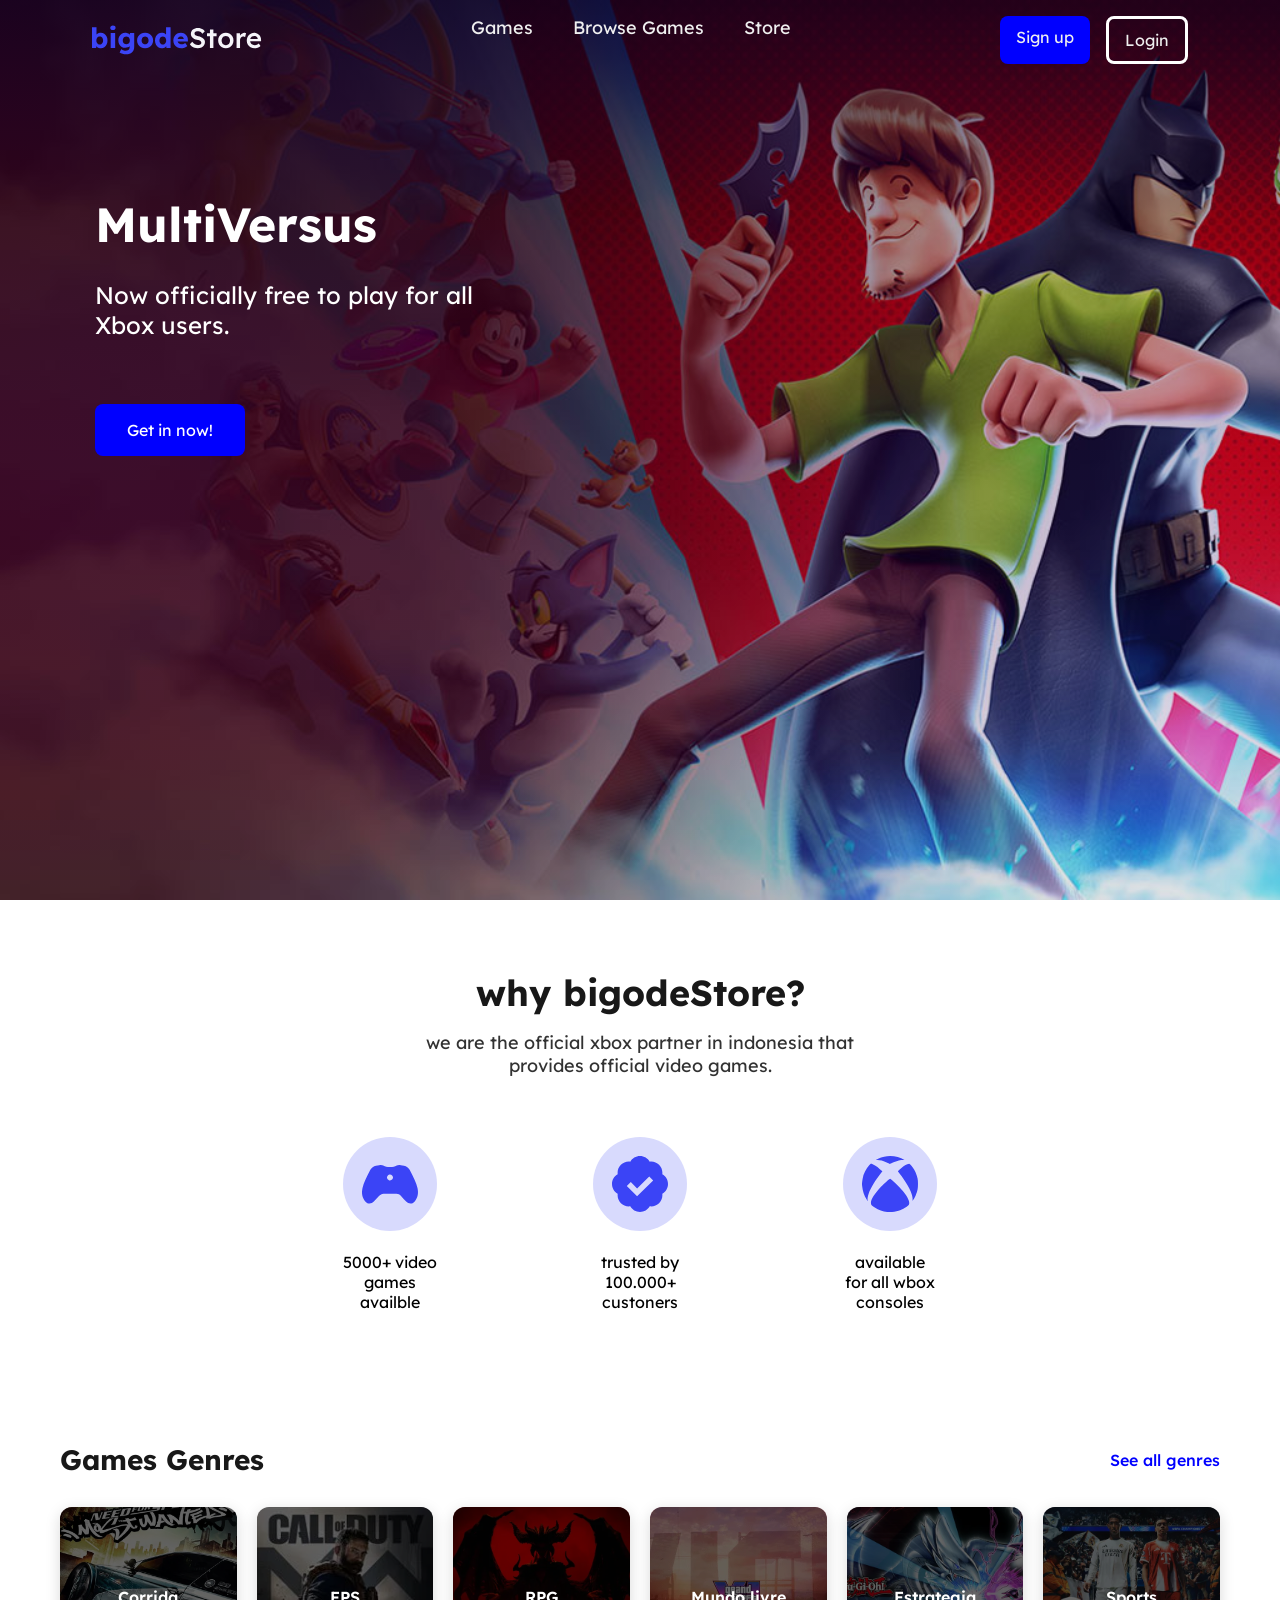
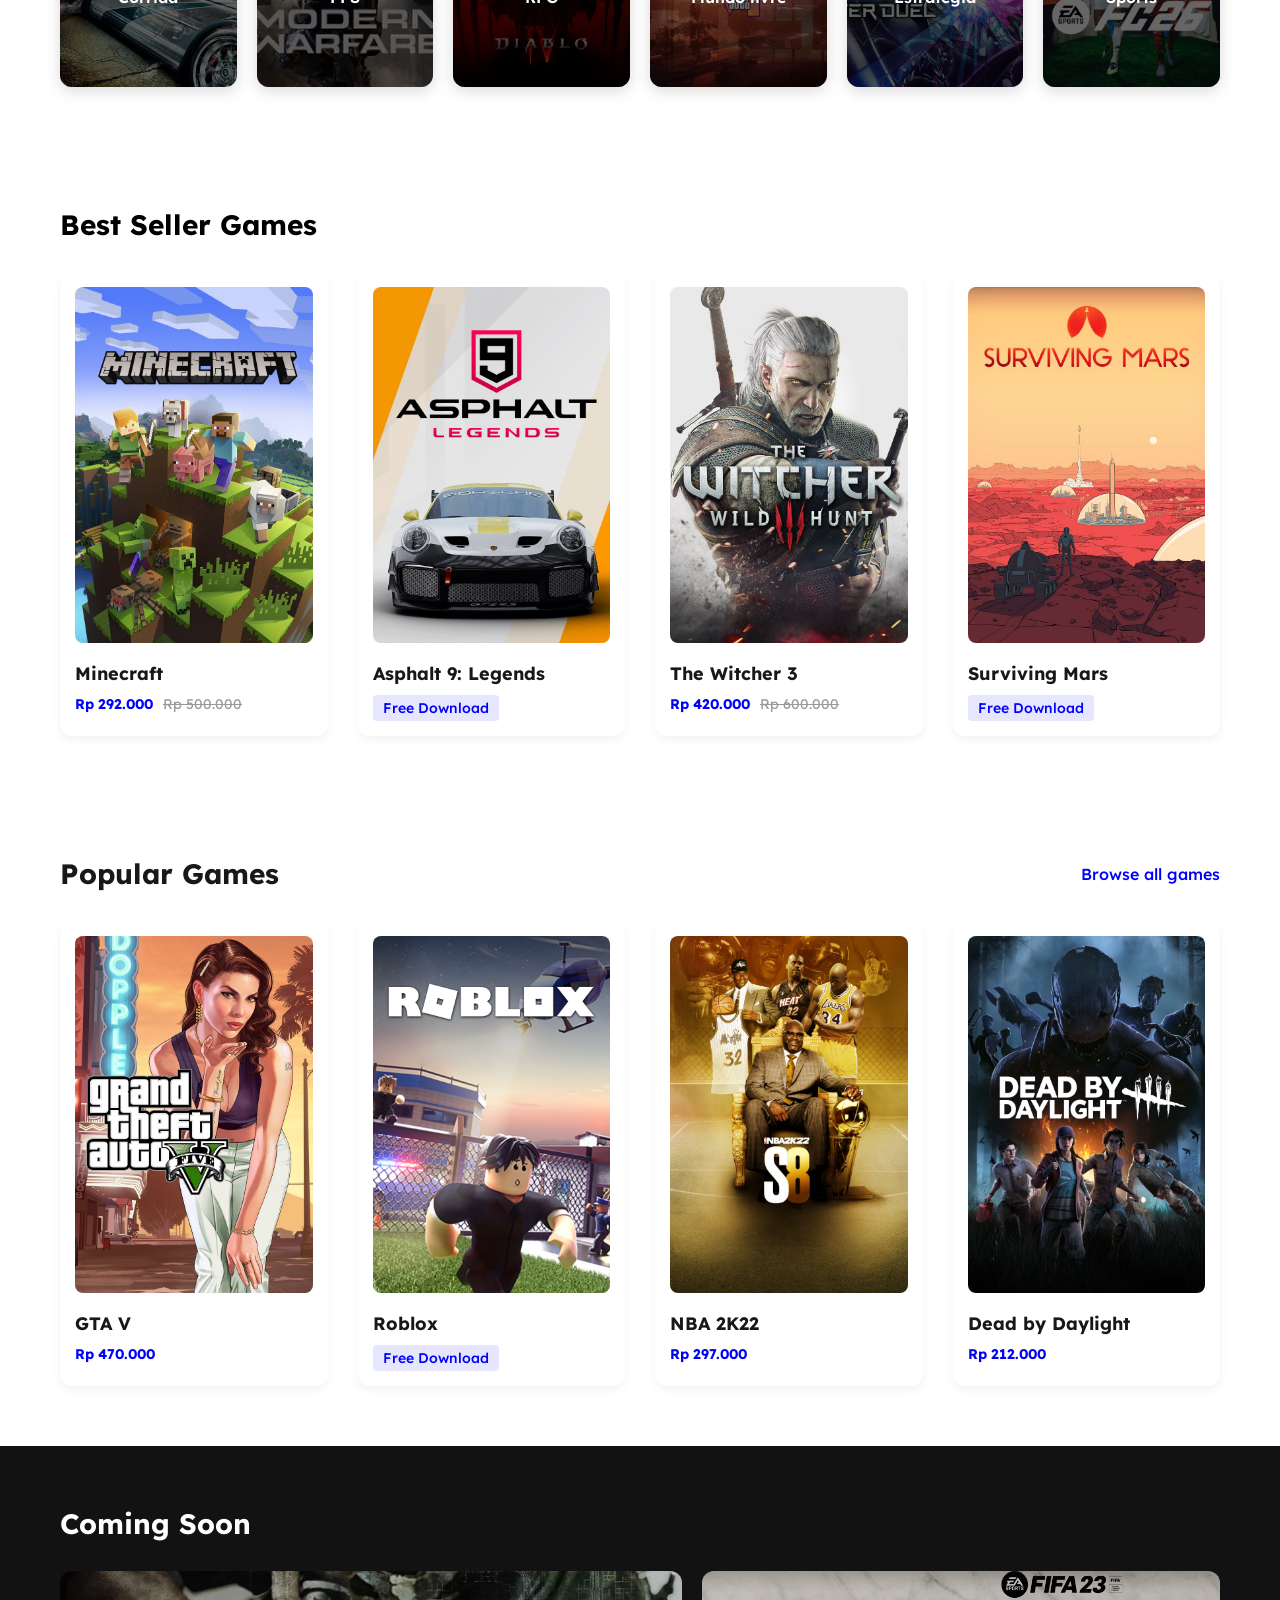
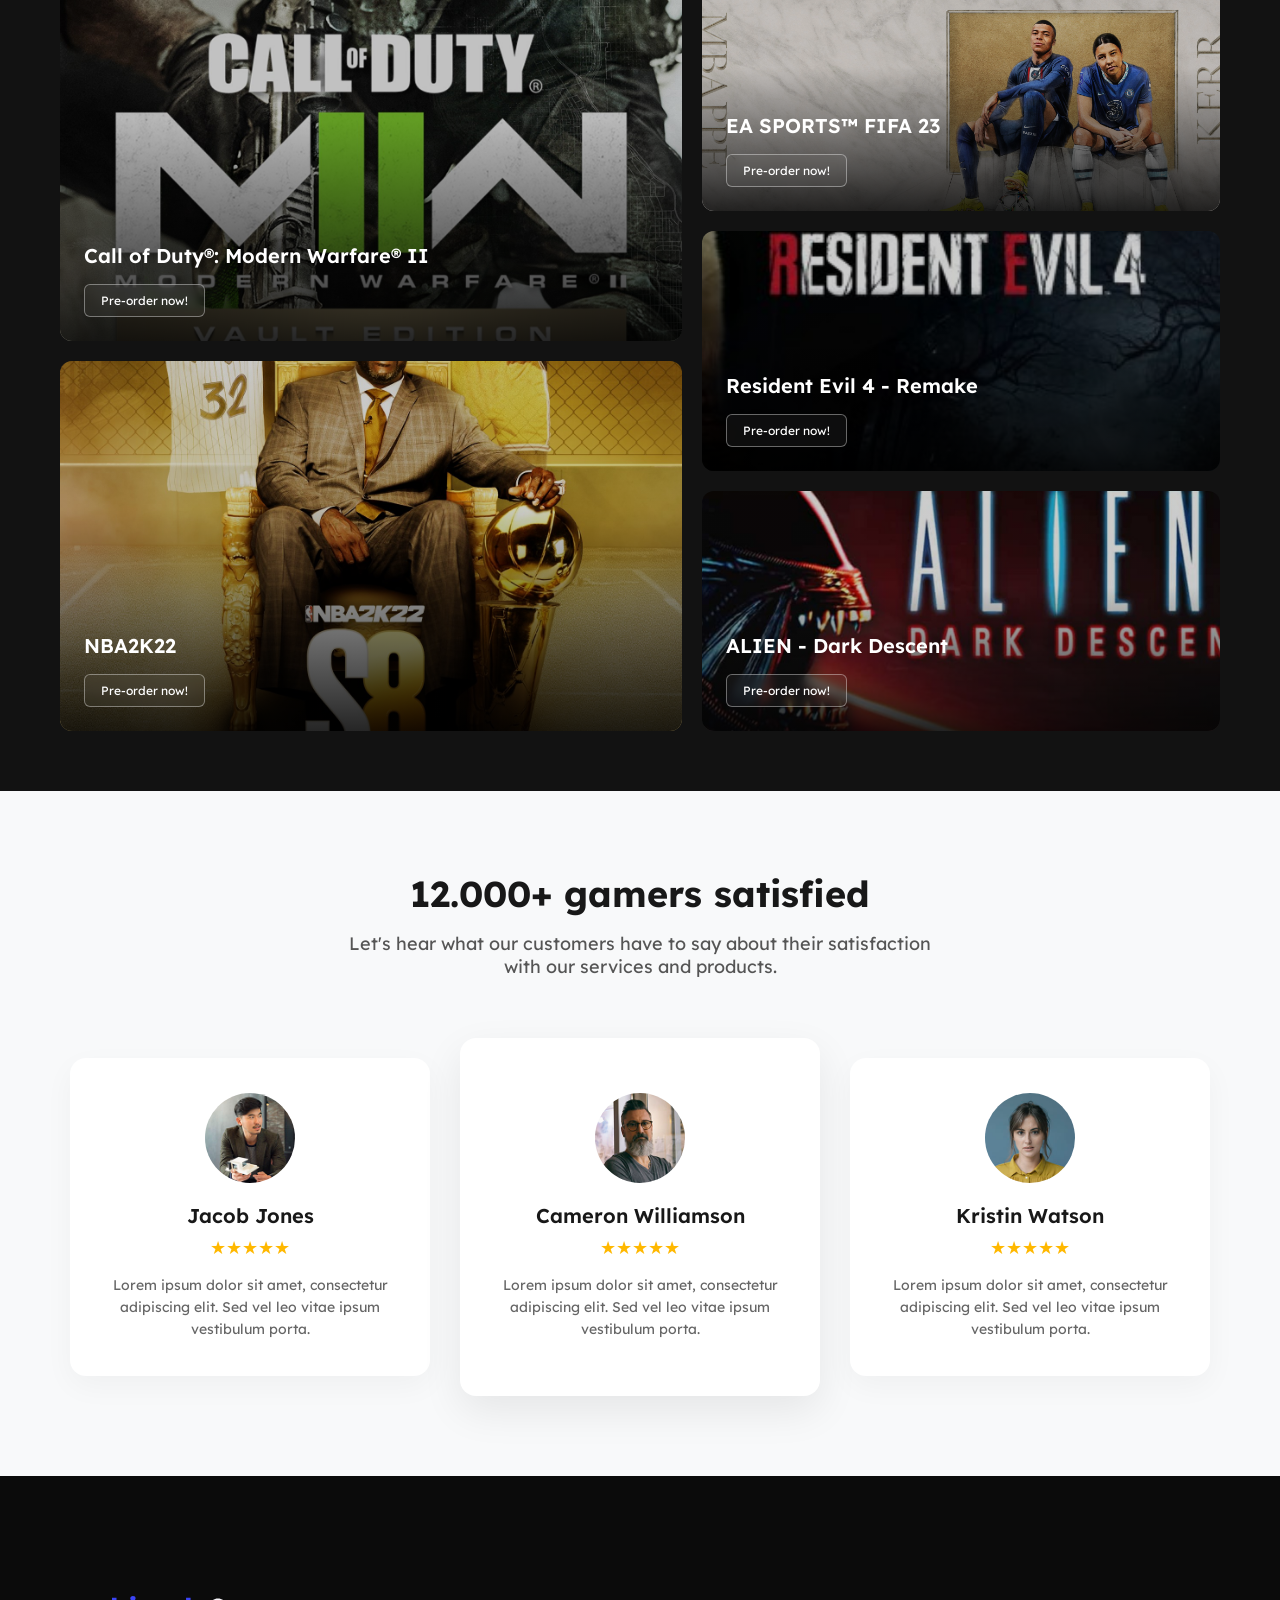
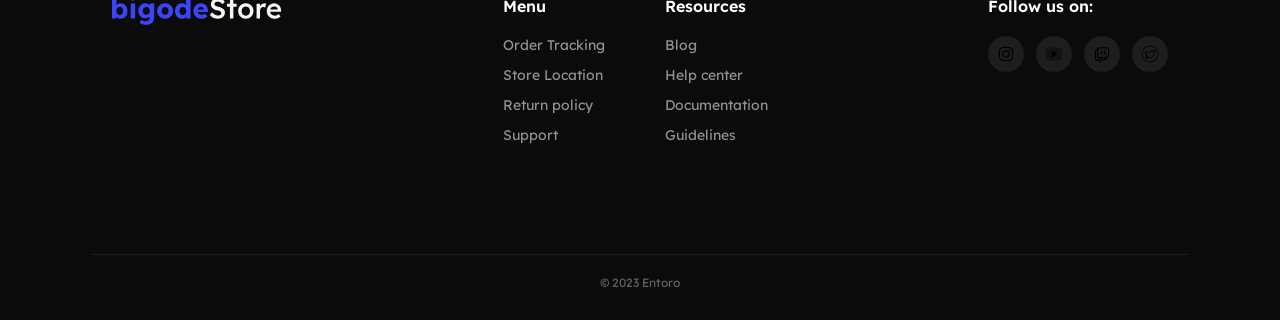
<file: index.html>
<!DOCTYPE html>
<html lang="pt-br">

<head>
    <meta charset="UTF-8">
    <meta name="viewport" content="width=device-width, initial-scale=1.0">

    <title>bigode store</title>
    <link rel="preconnect" href="https://fonts.googleapis.com">
    <link rel="preconnect" href="https://fonts.gstatic.com" crossorigin>
    <link href="https://fonts.googleapis.com/css2?family=Lexend:wght@100..900&display=swap" rel="stylesheet">
    <link rel="stylesheet" href="./css/style.css">
</head>

<body>
    <div class="header-section">

        <header>
            <img src="./img/logo.svg" alt="">
            <nav>
                <a href="#">Games</a>
                <a href="#">Browse Games</a>
                <a href="#">Store</a>
            </nav>
            <div class="btns">
                <a href="">Sign up</a>
                <a href="">Login</a>
            </div>
        </header>
        <section id="hero">
            <h1>MultiVersus</h1>
            <p>Now officially free to play for all Xbox users.</p>
            <a href="#"> Get in now! </a>
        </section>
    </div>
    <main>
        <section id="why-bigode-store">
            <div class="title">
                <h2>why bigodeStore?</h2>
                <p>we are the official xbox partner in indonesia that provides official video games.</p>
            </div>
            <div class="cards">
                <div class="card">
                    <img src="./img/icone1.svg" alt="">
                    <p>5000+ video games availble</p>
                </div>
                <div class="card">
                    <img src="./img/icone2.svg" alt="">
                    <p>trusted by 100.000+ custoners</p>
                </div>
                <div class="card">
                    <img src="./img/icone3.svg" alt="">
                    <p>available for all wbox consoles</p>
                </div>
            </div>
        </section>
        <section id="games-genres" class="container">
            <div class="section-header">
                <h2>Games Genres</h2>
                <a href="#">See all genres</a>
            </div>
            <div class="genres-grid">
                <div class="genre-card"><img src="./img/Need for Speed.webp" alt="Corrida">
                    <p>Corrida</p>
                </div>
                <div class="genre-card"><img src="./img/Call of Duty.webp" alt="FPS">
                    <p>FPS</p>
                </div>
                <div class="genre-card"><img src="./img/diablo4.webp" alt="RPG">
                    <p>RPG</p>
                </div>
                <div class="genre-card"><img src="./img/GTA6.webp" alt="Mundo livre">
                    <p>Mundo livre</p>
                </div>
                <div class="genre-card"><img src="./img/Yu-Gi-Oh.webp" alt="Estrategia">
                    <p>Estrategia</p>
                </div>
                <div class="genre-card"><img src="./img/FIFA.webp" alt="Sports">
                    <p>Sports</p>
                </div>
            </div>
        </section>

        <section id="best-sellers" class="container">
            <h2>Best Seller Games</h2>
            <div class="games-grid">
                <div class="game-card">
                    <img src="./img/Minecraft.png" alt="Minecraft">
                    <h3>Minecraft</h3>
                    <div class="price">
                        <span class="current-price">Rp 292.000</span>
                        <span class="old-price">Rp 500.000</span>
                    </div>
                </div>
                <div class="game-card">
                    <img src="./img/Asphalt.png" alt="Asphalt 9">
                    <h3>Asphalt 9: Legends</h3>
                    <div class="price">
                        <span class="tag">Free Download</span>
                    </div>
                </div>
                <div class="game-card">
                    <img src="./img/The-witcher.png" alt="The Witcher 3">
                    <h3>The Witcher 3</h3>
                    <div class="price">
                        <span class="current-price">Rp 420.000</span>
                        <span class="old-price">Rp 600.000</span>
                    </div>
                </div>
                <div class="game-card">
                    <img src="./img/Suviving mars.png" alt="Surviving Mars">
                    <h3>Surviving Mars</h3>
                    <div class="price">
                        <span class="tag">Free Download</span>
                    </div>
                </div>
            </div>
        </section>

        <section id="popular-games" class="container">
            <div class="section-header">
                <h2>Popular Games</h2>
                <a href="#">Browse all games</a>
            </div>
            <div class="games-grid popular-grid">
                <div class="game-card">
                    <img src="./img/GTA.png" alt="GTA V">
                    <h3>GTA V</h3>
                    <div class="price"><span class="current-price">Rp 470.000</span></div>
                </div>
                <div class="game-card">
                    <img src="./img/Roblox.png" alt="Roblox">
                    <h3>Roblox</h3>
                    <div class="price"><span class="tag">Free Download</span></div>
                </div>
                <div class="game-card">
                    <img src="./img/NBA.png" alt="NBA 2K22">
                    <h3>NBA 2K22</h3>
                    <div class="price"><span class="current-price">Rp 297.000</span></div>
                </div>
                <div class="game-card">
                    <img src="./img/dead-by-daylight.png" alt="Dead by Daylight">
                    <h3>Dead by Daylight</h3>
                    <div class="price"><span class="current-price">Rp 212.000</span></div>
                </div>
            </div>
        </section>
    </main>

    <section id="coming-soon">
        <div class="container">
            <h2>Coming Soon</h2>
            <div class="coming-grid">

                <div class="coming-card cod">
                    <img src="./img/cod.png" alt="Call of Duty">
                    <div class="overlay">
                        <h3>Call of Duty®: Modern Warfare® II</h3>
                        <a href="#" class="btn-outline">Pre-order now!</a>
                    </div>
                </div>

                <div class="coming-card nba">
                    <img src="./img/NBA.png" alt="NBA 2K22">
                    <div class="overlay">
                        <h3>NBA2K22</h3>
                        <a href="#" class="btn-outline">Pre-order now!</a>
                    </div>
                </div>

                <div class="coming-card fifa">
                    <img src="./img/fifa.png" alt="Fifa 23">
                    <div class="overlay">
                        <h3>EA SPORTS™ FIFA 23</h3>
                        <a href="#" class="btn-outline">Pre-order now!</a>
                    </div>
                </div>

                <div class="coming-card re4">
                    <img src="./img/re4.png" alt="Resident Evil 4">
                    <div class="overlay">
                        <h3>Resident Evil 4 - Remake</h3>
                        <a href="#" class="btn-outline">Pre-order now!</a>
                    </div>
                </div>

                <div class="coming-card alien">
                    <img src="./img/alien.png" alt="Alien Dark Descent">
                    <div class="overlay">
                        <h3>ALIEN - Dark Descent</h3>
                        <a href="#" class="btn-outline">Pre-order now!</a>
                    </div>
                </div>

            </div>
        </div>
    </section>

    <section id="testimonials">
        <div class="testimonials-header">
            <h2>12.000+ gamers satisfied</h2>
            <p>Let's hear what our customers have to say about their satisfaction with our services and products.</p>
        </div>

        <div class="testimonials-container">
            <div class="testimonial-card">
                <img src="./img/jacob.png" alt="Jacob Jones">
                <h3>Jacob Jones</h3>
                <div class="stars">★★★★★</div>
                <p>Lorem ipsum dolor sit amet, consectetur adipiscing elit. Sed vel leo vitae ipsum vestibulum porta.
                </p>
            </div>

            <div class="testimonial-card featured">
                <img src="./img/carmeron.png" alt="Cameron Williamson">
                <h3>Cameron Williamson</h3>
                <div class="stars">★★★★★</div>
                <p>Lorem ipsum dolor sit amet, consectetur adipiscing elit. Sed vel leo vitae ipsum vestibulum porta.
                </p>
            </div>

            <div class="testimonial-card">
                <img src="./img/Kristin.png" alt="Kristin Watson">
                <h3>Kristin Watson</h3>
                <div class="stars">★★★★★</div>
                <p>Lorem ipsum dolor sit amet, consectetur adipiscing elit. Sed vel leo vitae ipsum vestibulum porta.
                </p>
            </div>
        </div>
    </section>
    <footer>
        <div class="container footer-content">
            <div class="footer-logo">
                <img src="./img/logo.svg" alt="Bigode Store">
            </div>
            <div class="footer-links">
                <div class="col">
                    <h4>Menu</h4>
                    <a href="#">Order Tracking</a>
                    <a href="#">Store Location</a>
                    <a href="#">Return policy</a>
                    <a href="#">Support</a>
                </div>
                <div class="col">
                    <h4>Resources</h4>
                    <a href="#">Blog</a>
                    <a href="#">Help center</a>
                    <a href="#">Documentation</a>
                    <a href="#">Guidelines</a>
                </div>
            </div>
            <div class="footer-social">
                <h4>Follow us on:</h4>
                <div class="icons">
                    <a href="#"><img src="./img/instagram-logo-36.png" alt="Instagram"></a>
                    <a href="#"><img src="./img/youtube-36.png" alt="YouTube"></a>
                    <a href="#"><img src="./img/twitch-36.png" alt="Twitch"></a>
                    <a href="#"><img src="./img/twitter-logo-36.png" alt="Twitter"></a>
                </div>
            </div>
        </div>
        <div class="copyright">
            <p>© 2023 Entoro</p>
        </div>
    </footer>
</body>

</html>
</main>
</body
</file>
<file: css/style.css>
* {
    margin: 0;
    padding: 0;
    box-sizing: border-box;
    text-decoration: none;
    font-family: "Lexend", sans-serif;
}

.header-section {
    height: 100vh;
    background-image: url(../img/banner.svg);
    background-repeat: no-repeat;
    background-size: cover;

    & header {
        display: flex;
        justify-content: space-between;
        padding: 16px 92px;


        & nav {
            display: flex;
            gap: 40px;

            & a {
                color: #EFEFEF;
                font-size: 18px;
            }
        }

        .btns {
            display: flex;
            gap: 16px;

            & a {
                padding: 11px 16px;
                border-radius: 8px;
                color: #EFEFEF;
                background-color: blue;
            }


            & a:last-child {
                background-color: transparent;
                border: 3px solid #fff;
            }
        }
    }

    & #hero {
        margin-top: 114px;
        margin-left: 95px;
        color: #fff;

        & h1 {
            font-size: 48px;
            margin-bottom: 26px;
        }

        & p {
            width: 417px;
            font-size: 24px;
        }

        & a {
            display: inline-block;
            background-color: blue;
            padding: 16px 32px;
            border-radius: 8px;
            color: #fff;
            margin-top: 64px;
        }
    }

}

main {
    & #why-bigode-store {
        max-width: 915px;
        margin: auto;
        padding: 70px 0px;
        display: flex;
        gap: 60px;
        flex-direction: column;
        align-items: center;
        text-align: center;

        & .title {

            & p {
                font-size: 18px;
                color: #323232;
                width: 473px;
            }

            & h2 {
                margin-bottom: 16px;
                font-size: 36px;
                color: #181818;


            }
        }

        & .cards {
            display: flex;
            justify-content: space-between;

            & img {
                width: 94px;
            }

            & p {
                width: 94px;
            }

            & .card {
                width: 250px;
                display: flex;
                flex-direction: column;
                justify-content: center;
                align-items: center;
                gap: 21px;


            }
        }
    }
}

/* --- Classes Utilitárias Globais --- */
.container {
    max-width: 1200px;
    margin: 0 auto;
    padding: 60px 20px;
}

.section-header {
    display: flex;
    justify-content: space-between;
    align-items: center;
    margin-bottom: 30px;

    & h2 {
        font-size: 28px;
        color: #181818;
    }

    & a {
        color: blue;
        font-weight: 500;
        text-decoration: none;
    }
}

/* --- Games Genres --- */
#games-genres {
    & .genres-grid {
        display: grid;
        grid-template-columns: repeat(6, 1fr);
        gap: 20px;

        & .genre-card {
            position: relative;
            border-radius: 12px;
            overflow: hidden;
            height: 180px;
            box-shadow: 0 4px 15px rgba(0, 0, 0, 0.15);
            display: flex;
            align-items: center;
            justify-content: center;


            &::before {
                content: '';
                position: absolute;
                top: 0;
                left: 0;
                width: 100%;
                height: 100%;
                background: rgba(0, 0, 0, 0.6);
                z-index: 1;
            }

            & img {
                position: absolute;
                top: 0;
                left: 0;
                width: 100%;
                height: 100%;
                object-fit: cover;
                z-index: 0;
            }

            & p {
                position: relative;
                z-index: 2;
                color: #fff;
                font-weight: 600;
                font-size: 16px;
                text-align: center;
            }
        }
    }
}

/* --- Best Sellers & Popular Games --- */
.games-grid {
    display: grid;
    grid-template-columns: repeat(4, 1fr);
    gap: 30px;

    & .game-card {
        background: #fff;
        border-radius: 12px;
        padding: 15px;
        box-shadow: 0 4px 10px rgba(0, 0, 0, 0.05);

        & img {
            width: 100%;
            border-radius: 8px;
            margin-bottom: 15px;
        }

        & h3 {
            font-size: 18px;
            color: #181818;
            margin-bottom: 10px;
        }

        & .price {
            display: flex;
            align-items: center;
            gap: 10px;
            font-size: 14px;

            & .current-price {
                color: blue;
                font-weight: bold;
            }

            & .old-price {
                color: #999;
                text-decoration: line-through;
            }

            & .tag {
                background: #e6e6ff;
                color: blue;
                padding: 4px 10px;
                border-radius: 4px;
                font-weight: 500;
            }
        }
    }
}

#best-sellers {
    & h2 {
        margin-bottom: 30px;
        font-size: 28px;
    }
}

/* --- Coming Soon --- */
#coming-soon {
    background-color: #121212;
    color: #fff;

    & h2 {
        margin-bottom: 30px;
        font-size: 28px;
    }

    & .coming-grid {
        display: grid;
        grid-template-columns: 1.2fr 1fr;
        grid-template-rows: repeat(6, 110px);
        gap: 20px;

        & .coming-card {
            position: relative;
            border-radius: 12px;
            overflow: hidden;
            background-color: #1e1e1e;

            & img {
                width: 100%;
                height: 100%;
                object-fit: cover;
                display: block;
            }

            /* Efeito de degradê escuro no fundo para o texto ficar legível igual na imagem */
            & .overlay {
                position: absolute;
                top: 0;
                left: 0;
                width: 100%;
                height: 100%;
                background: linear-gradient(to top, rgba(0, 0, 0, 0.85) 0%, rgba(0, 0, 0, 0.2) 60%);
                display: flex;
                flex-direction: column;
                justify-content: flex-end;
                padding: 24px;
                box-sizing: border-box;

                & h3 {
                    margin-bottom: 16px;
                    font-size: 20px;
                    font-weight: 600;
                    max-width: 80%;
                }

                & .btn-outline {
                    align-self: flex-start;
                    border: 1px solid #ffffff60;
                    color: #fff;
                    padding: 8px 16px;
                    border-radius: 6px;
                    font-size: 12px;
                    background: rgba(255, 255, 255, 0.05);
                    backdrop-filter: blur(4px);
                    transition: 0.3s;

                    &:hover {
                        background: #fff;
                        color: #121212;
                    }
                }
            }
        }

        /* --- MAPEAMENTO DO GRID --- */
        /* Controla onde cada imagem começa e termina */
        & .cod {
            grid-column: 1;
            grid-row: 1 / 4;
        }


        & .nba {
            grid-column: 1;
            grid-row: 4 / 7;
        }


        & .fifa {
            grid-column: 2;
            grid-row: 1 / 3;
        }

        & .re4 {
            grid-column: 2;
            grid-row: 3 / 5;
        }

        & .alien {
            grid-column: 2;
            grid-row: 5 / 7;
        }
    }
}

/* --- Testimonials --- */
#testimonials {
    background-color: #F8F9FA;
    padding: 80px 20px;
    text-align: center;

    & .testimonials-header {
        margin-bottom: 60px;

        & h2 {
            font-size: 36px;
            color: #181818;
            margin-bottom: 16px;
            font-weight: 700;
        }

        & p {
            font-size: 18px;
            color: #555;
            max-width: 600px;
            margin: 0 auto;
        }
    }

    & .testimonials-container {
        display: flex;
        justify-content: center;
        align-items: center;
        gap: 30px;
        max-width: 1200px;
        margin: 0 auto;

        & .testimonial-card {
            background: #fff;
            padding: 35px 25px;
            border-radius: 16px;
            box-shadow: 0 10px 30px rgba(0, 0, 0, 0.04);
            width: 360px;
            display: flex;
            flex-direction: column;
            align-items: center;

            & img {
                width: 90px;
                height: 90px;
                border-radius: 50%;
                object-fit: cover;
                margin-bottom: 20px;
            }

            & h3 {
                font-size: 20px;
                color: #181818;
                margin-bottom: 8px;
                font-weight: 600;
            }

            & .stars {
                color: #FFB800;
                font-size: 18px;
                margin-bottom: 15px;
            }

            & p {
                font-size: 14px;
                color: #666;
                line-height: 1.6;
            }

            &.featured {
                padding: 55px 30px;
                box-shadow: 0 15px 40px rgba(0, 0, 0, 0.08);
            }
        }
    }
}

/* --- Footer Section --- */
footer {
    background-color: #0B0B0B;
    padding: 60px 92px 30px 92px;
    color: #FFFFFF;

    & .footer-content {
        display: flex;
        justify-content: space-between;
        align-items: flex-start;
        max-width: 1200px;
        margin: 0 auto;
    }


    & .footer-links {
        display: flex;
        gap: 60px;

        & .col {
            display: flex;
            flex-direction: column;
            gap: 12px;

            & h4 {
                font-size: 16px;
                font-weight: 600;
                margin-bottom: 8px;
                color: #FFFFFF;
            }

            & a {
                color: #929292;
                font-size: 14px;
                transition: color 0.3s;

                &:hover {
                    color: #FFFFFF;
                }
            }
        }
    }

    & .footer-social {
        display: flex;
        flex-direction: column;
        gap: 12px;

        & h4 {
            font-size: 16px;
            font-weight: 600;
            margin-bottom: 8px;
            color: #FFFFFF;
        }

        & .icons {
            display: flex;
            gap: 12px;

            & a {
                display: flex;
                justify-content: center;
                align-items: center;
                width: 36px;
                height: 36px;

                /* Cria o círculo com fundo cinza sutil translúcido */
                background-color: rgba(255, 255, 255, 0.08);
                border-radius: 50%;
                transition: background-color 0.3s, transform 0.2s;

                /* Efeito suave ao passar o mouse */
                &:hover {
                    background-color: rgba(255, 255, 255, 0.18);
                    transform: translateY(-2px);
                }

                /* Controla o tamanho da imagem do ícone para não quebrar a bolinha */
                & img {
                    width: 18px;
                    height: 18px;
                    object-fit: contain;
                }
            }
        }
    }

    /* Seção inferior do Copyright */
    & .copyright {
        text-align: center;
        margin-top: 50px;
        border-top: 1px solid #1C1C1C;
        padding-top: 20px;
        font-size: 12px;
        color: #626262;
    }
}
</file>
